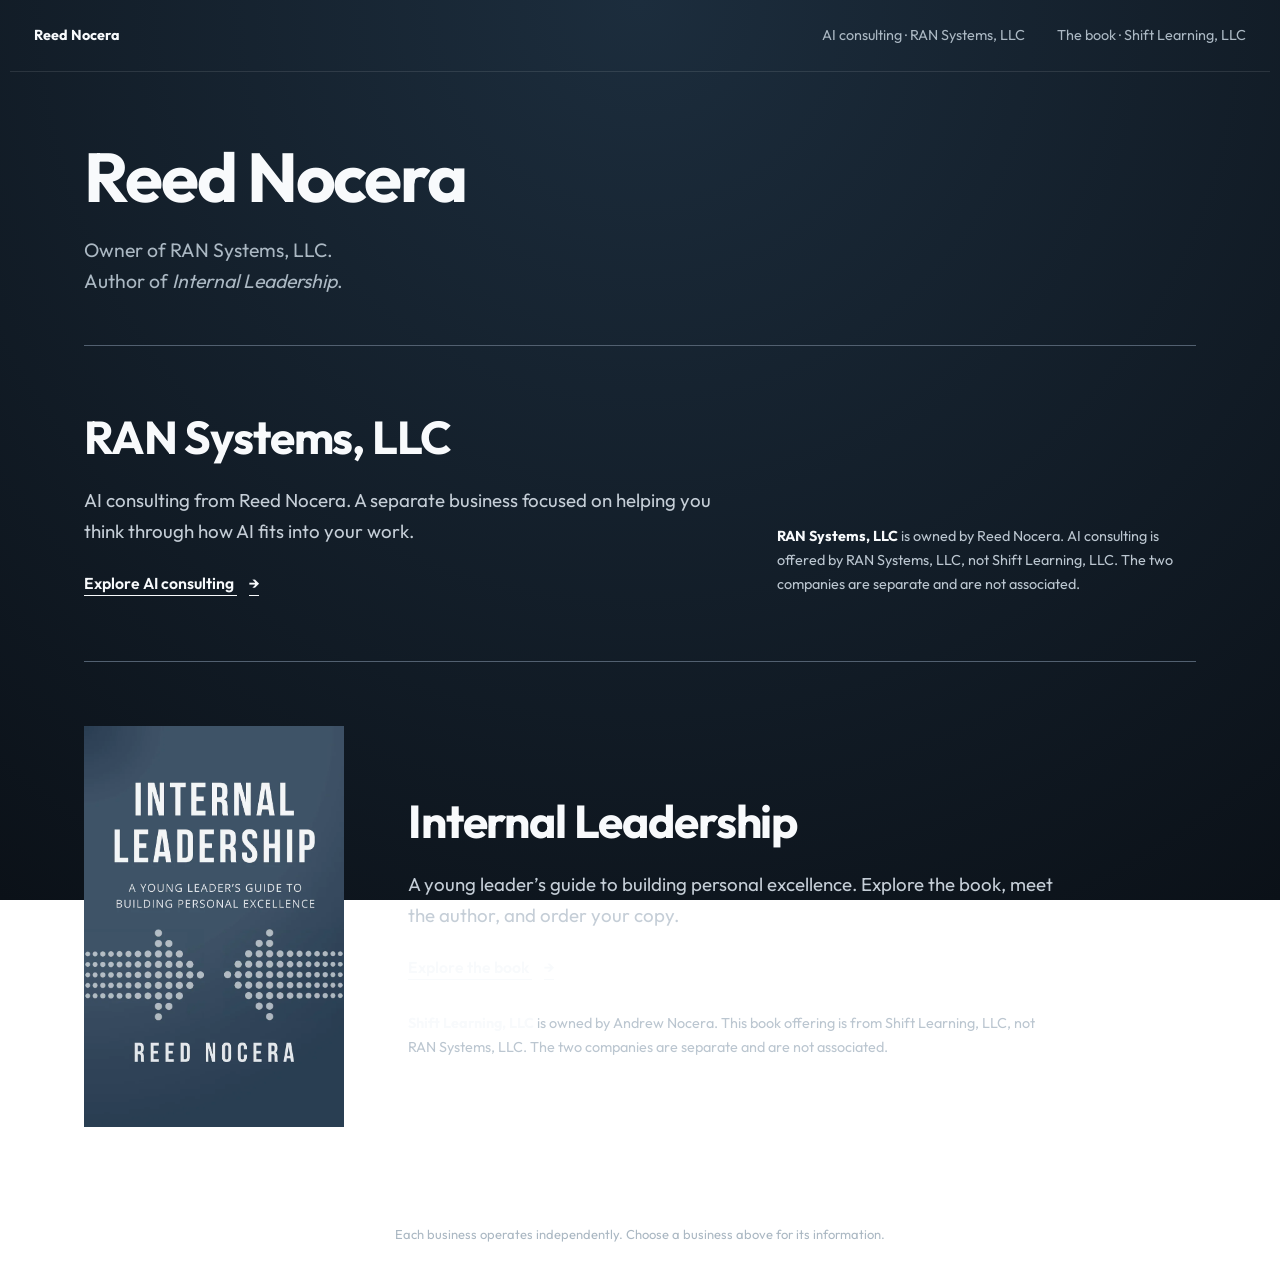
<file: index.html>
<!DOCTYPE html>
<html lang="en">
<head>
<meta charset="UTF-8"><meta name="viewport" content="width=device-width, initial-scale=1.0">
<title>Reed Nocera | AI Consulting & Book</title><meta name="description" content="Explore AI consulting through RAN Systems, LLC, or Internal Leadership through Shift Learning, LLC. Separate companies with separate ownership.">
<link rel="preconnect" href="https://fonts.googleapis.com"><link rel="preconnect" href="https://fonts.gstatic.com" crossorigin>
<link href="https://fonts.googleapis.com/css2?family=Outfit:wght@400;500;600;700;800&display=swap" rel="stylesheet">
<link rel="stylesheet" href="/styles.css">
</head><body class="directory-page">
<nav class="business-nav" aria-label="Site navigation"><a href="/">Reed Nocera</a><a href="/ran-systems/">AI consulting · RAN Systems, LLC</a><a href="/book/">The book · Shift Learning, LLC</a></nav>
<main class="container directory-main">
<header class="directory-intro"><h1>Reed Nocera</h1><p>Owner of RAN Systems, LLC.<br>Author of <em>Internal Leadership</em>.</p></header>
<section class="directory-consulting" aria-labelledby="ran-heading"><div><h2 id="ran-heading">RAN Systems, LLC</h2><p class="directory-summary">AI consulting from Reed Nocera. A separate business focused on helping you think through how AI fits into your work.</p><a class="directory-link" href="/ran-systems/">Explore AI consulting <span aria-hidden="true">&rarr;</span></a></div><p class="company-disclaimer"><strong>RAN Systems, LLC</strong> is owned by Reed Nocera. AI consulting is offered by RAN Systems, LLC, not Shift Learning, LLC. The two companies are separate and are not associated.</p></section>
<section class="directory-book" aria-labelledby="book-heading">
<a class="directory-cover" href="/book/" aria-label="Explore Internal Leadership"><img src="/assets/book-cover.png" alt="Internal Leadership by Reed Nocera" width="320" height="480"></a>
<div><h2 id="book-heading">Internal Leadership</h2><p class="directory-summary">A young leader’s guide to building personal excellence. Explore the book, meet the author, and order your copy.</p><a class="directory-link" href="/book/">Explore the book <span aria-hidden="true">&rarr;</span></a>
<p class="company-disclaimer"><strong>Shift Learning, LLC</strong> is owned by Andrew Nocera. This book offering is from Shift Learning, LLC, not RAN Systems, LLC. The two companies are separate and are not associated.</p></div></section>
</main><footer class="site-footer"><p>Each business operates independently. Choose a business above for its information.</p></footer></body></html>
</file>
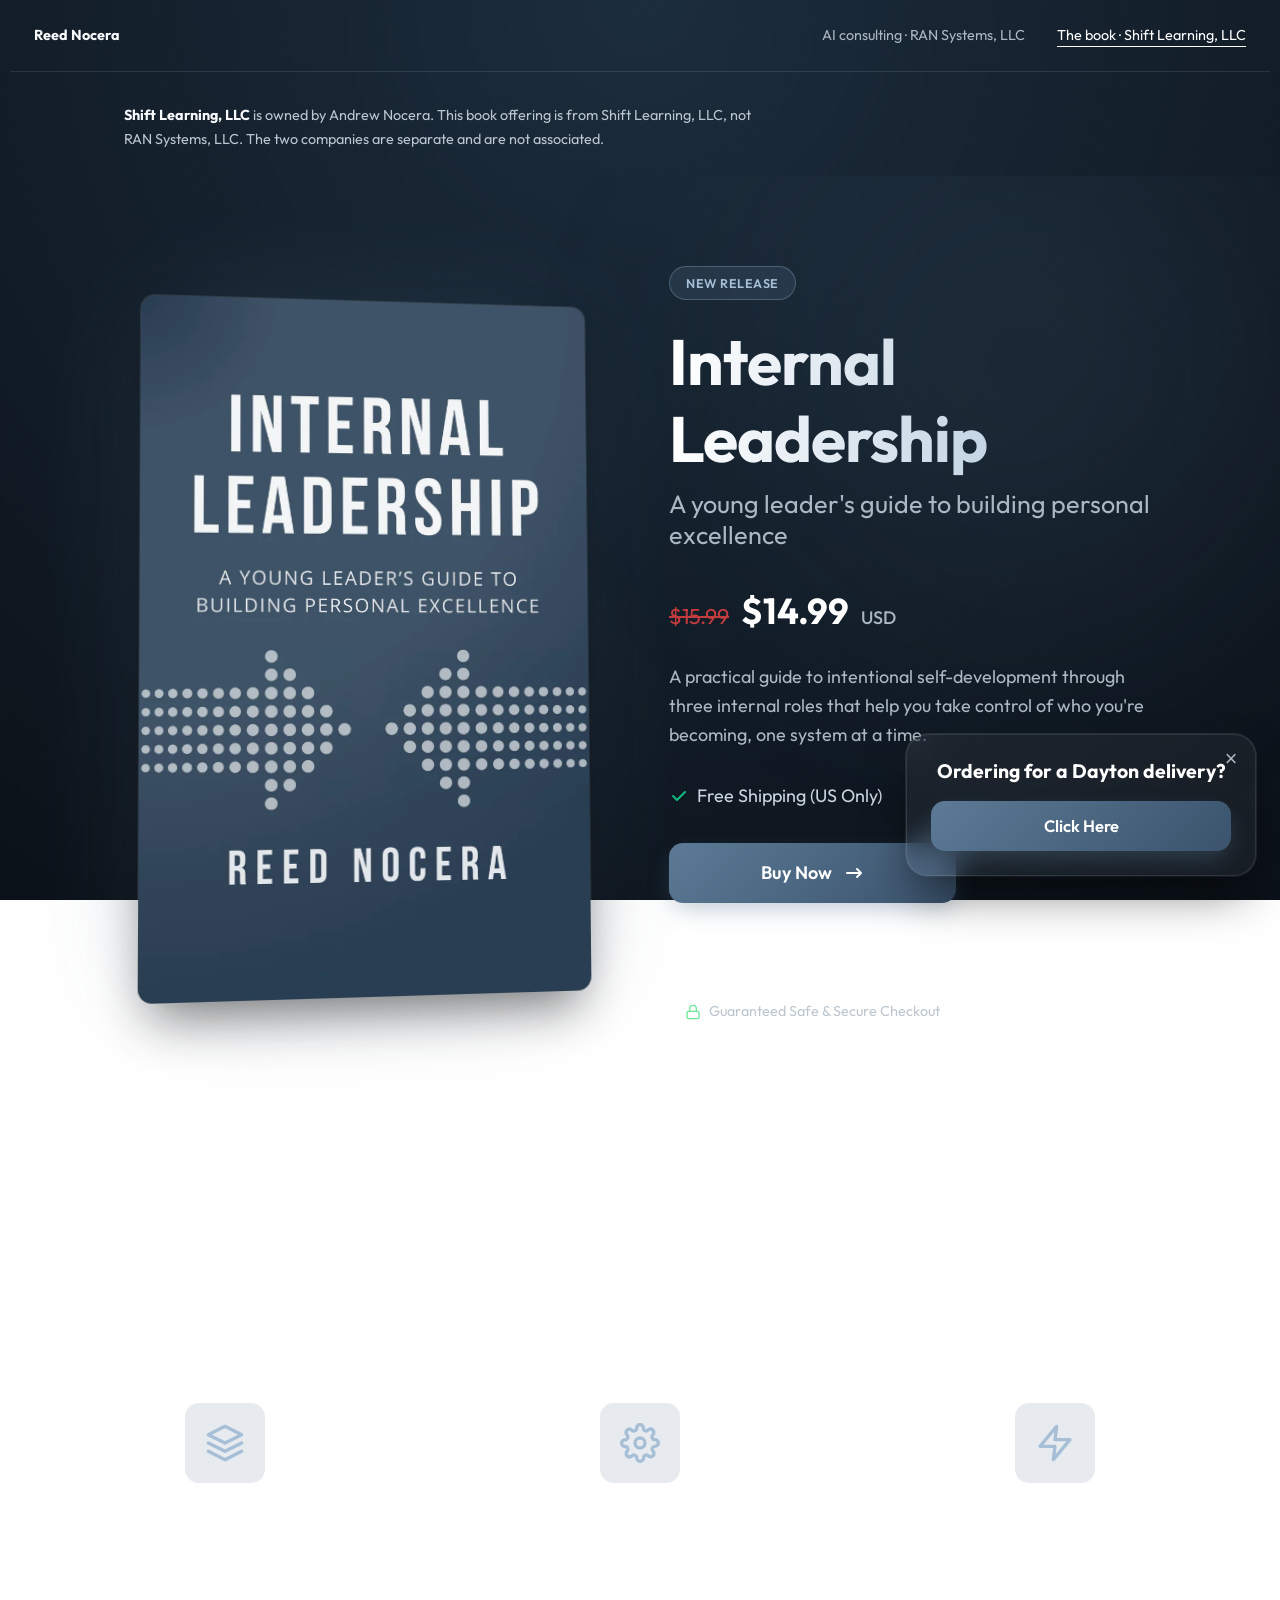
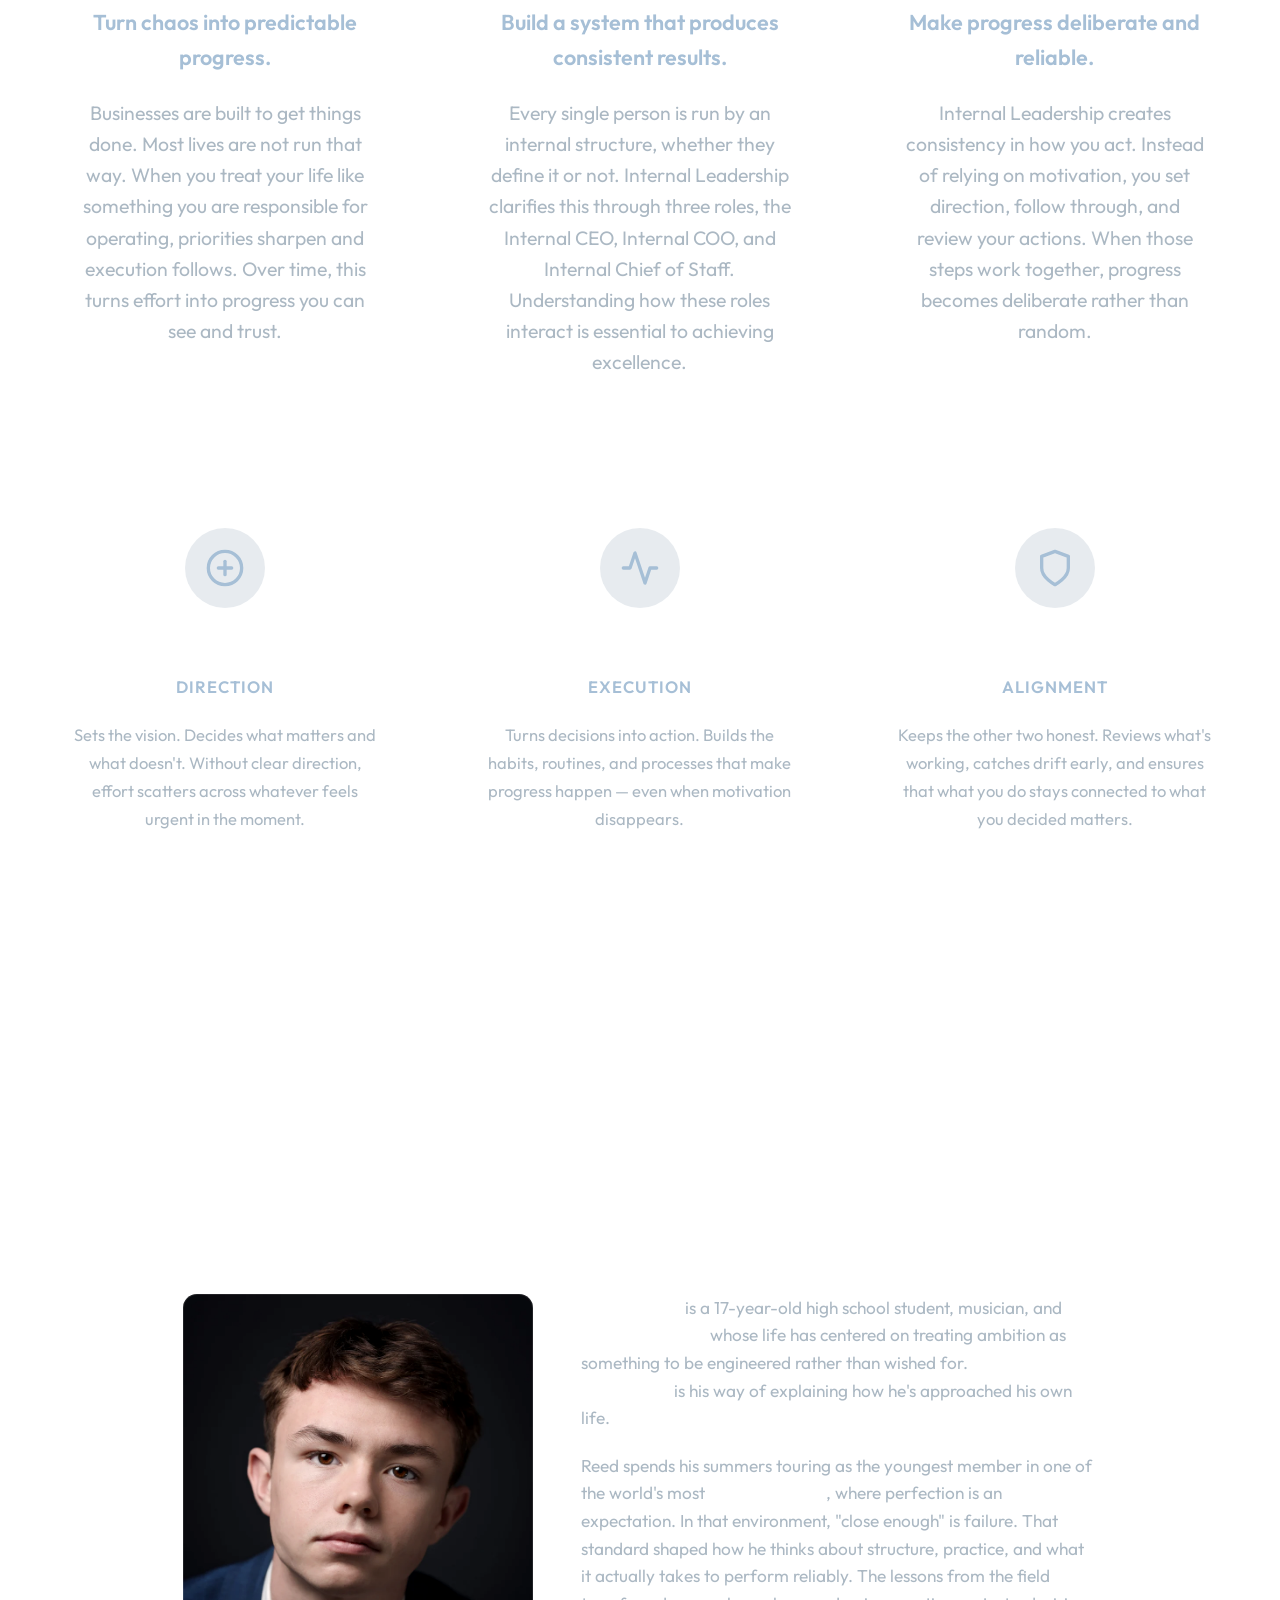
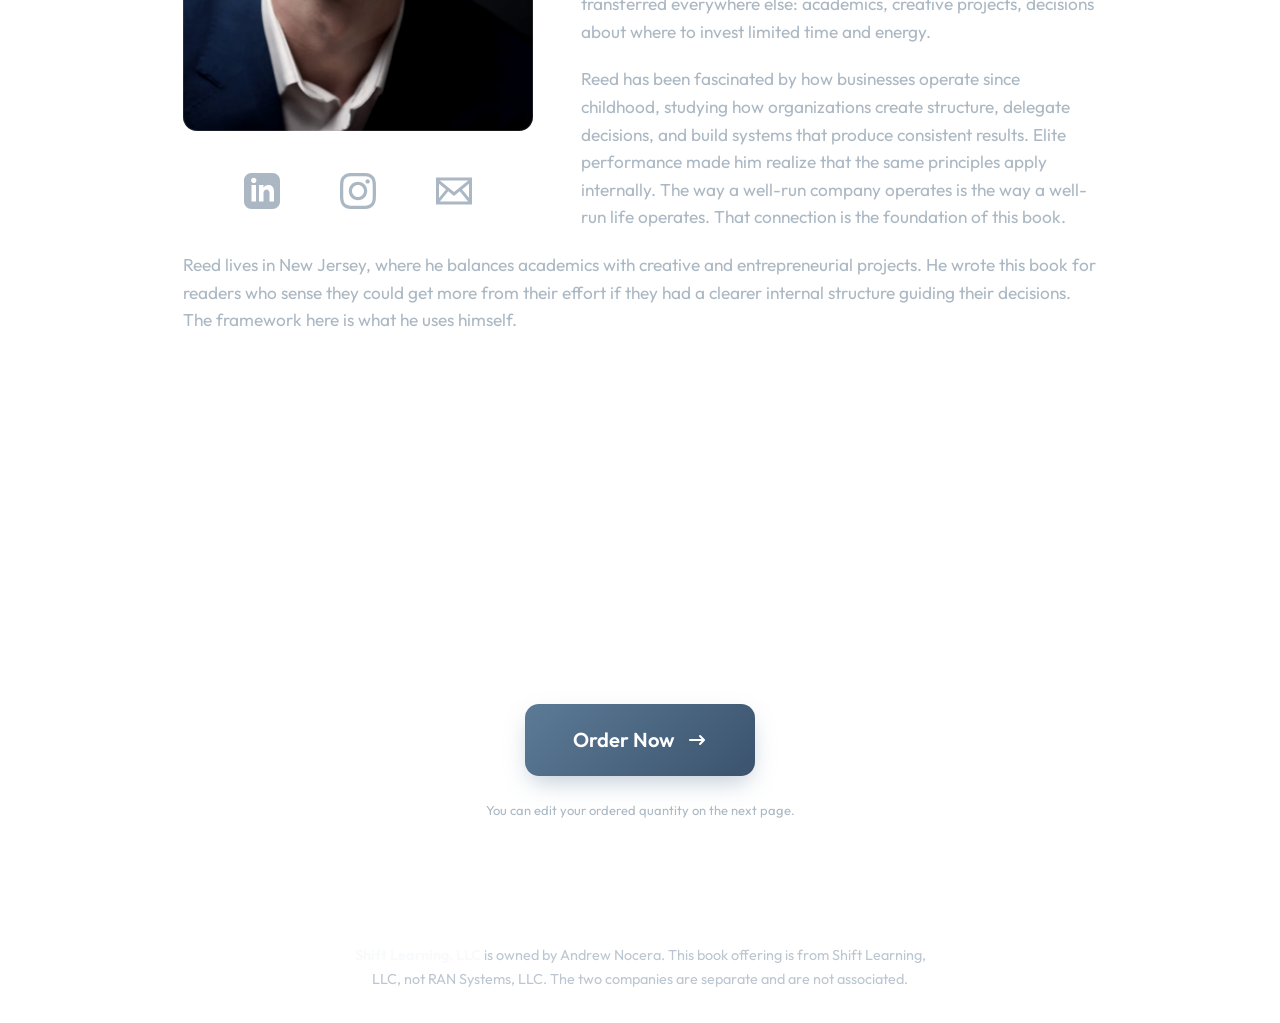
<file: book/index.html>
<!DOCTYPE html>
<html lang="en">

<head>
    <meta charset="UTF-8">
    <meta name="viewport" content="width=device-width, initial-scale=1.0">
    <title>Internal Leadership by Reed Nocera</title>
    <meta name="description"
        content="A young leader's guide to building personal excellence. Get your copy of Internal Leadership today.">
    <!-- Google Fonts -->
    <link rel="preconnect" href="https://fonts.googleapis.com">
    <link rel="preconnect" href="https://fonts.gstatic.com" crossorigin>
    <link
        href="https://fonts.googleapis.com/css2?family=Outfit:wght@300;400;500;600;700;800&family=Playfair+Display:ital,wght@0,600;1,600&display=swap"
        rel="stylesheet">
    <link rel="stylesheet" href="/styles.css">
</head>

<body>
<nav class="business-nav" aria-label="Site navigation"><a href="/">Reed Nocera</a><a href="/ran-systems/">AI consulting · RAN Systems, LLC</a><a href="/book/" aria-current="page">The book · Shift Learning, LLC</a></nav>
<div class="company-banner container"><p class="company-disclaimer"><strong>Shift Learning, LLC</strong> is owned by Andrew Nocera. This book offering is from Shift Learning, LLC, not RAN Systems, LLC. The two companies are separate and are not associated.</p></div>

    <!-- Hero Section -->
    <section class="hero-section">
        <div class="container hero-container">
            <div class="hero-image-wrapper">
                <img src="/assets/book-cover.png" alt="Internal Leadership Book Cover" class="book-cover">
                <div class="glow-effect"></div>
            </div>
            <div class="hero-content">
                <div class="badge">New Release</div>
                <h1 class="book-title">Internal<br>Leadership</h1>
                <h2 class="book-subtitle">A young leader's guide to building personal excellence</h2>

                <div class="pricing-container">
                    <s class="price-strikethrough">$15.99</s>
                    <span class="price">$14.99</span>
                    <span class="currency">USD</span>
                </div>

                <p class="description">
                    A practical guide to intentional self-development through three internal roles that help you take
                    control of who you're becoming, one system at a time.
                </p>

                <div class="shipping-info" style="font-size: 1.25rem;">
                    <svg class="check-icon" viewBox="0 0 20 20" fill="currentColor">
                        <path fill-rule="evenodd"
                            d="M16.707 5.293a1 1 0 010 1.414l-8 8a1 1 0 01-1.414 0l-4-4a1 1 0 011.414-1.414L8 12.586l7.293-7.293a1 1 0 011.414 0z"
                            clip-rule="evenodd" />
                    </svg>
                    Free Shipping (US Only)
                </div>

                <div class="cta-container">
                    <a href="https://buy.stripe.com/00w6oJeBu2gp4sOdWg6Ri00" class="btn-primary" id="buy-button">
                        Buy Now
                        <svg class="arrow-icon" viewBox="0 0 20 20" fill="currentColor">
                            <path fill-rule="evenodd"
                                d="M12.293 5.293a1 1 0 011.414 0l4 4a1 1 0 010 1.414l-4 4a1 1 0 01-1.414-1.414L14.586 11H3a1 1 0 110-2h11.586l-2.293-2.293a1 1 0 010-1.414z"
                                clip-rule="evenodd" />
                        </svg>
                    </a>
                    <a href="https://a.co/d/0i58ZDPj" class="btn-secondary" target="_blank" rel="noopener noreferrer">
                        Buy on Amazon for $15.99
                    </a>

                    <div class="trust-badges">
                        <svg class="lock-icon" viewBox="0 0 24 24" fill="none" stroke="currentColor" stroke-width="2"
                            stroke-linecap="round" stroke-linejoin="round">
                            <rect x="3" y="11" width="18" height="11" rx="2" ry="2"></rect>
                            <path d="M7 11V7a5 5 0 0 1 10 0v4"></path>
                        </svg>
                        Guaranteed Safe & Secure Checkout
                    </div>
                </div>
            </div>
        </div>
    </section>

    <!-- Concepts Section -->
    <section class="concepts-section">
        <div class="container container-wide">
            <h2 class="section-title">What is Internal Leadership?</h2>
            <div class="concepts-grid">

                <div class="concept-card">
                    <div class="card-icon">
                        <svg viewBox="0 0 24 24" fill="none" stroke="currentColor" stroke-width="2"
                            stroke-linecap="round" stroke-linejoin="round">
                            <polygon points="12 2 2 7 12 12 22 7 12 2"></polygon>
                            <polyline points="2 17 12 22 22 17"></polyline>
                            <polyline points="2 12 12 17 22 12"></polyline>
                        </svg>
                    </div>
                    <h3>The Foundational<br>Concept</h3>
                    <div class="concept-benefit">Turn chaos into predictable progress.</div>
                    <p>Businesses are built to get things done. Most lives are not run that way. When you treat your
                        life like something you are responsible for operating, priorities sharpen and execution follows.
                        Over time, this turns effort into progress you can see and trust.</p>
                </div>

                <div class="concept-card">
                    <div class="card-icon">
                        <svg viewBox="0 0 24 24" fill="none" stroke="currentColor" stroke-width="2"
                            stroke-linecap="round" stroke-linejoin="round">
                            <circle cx="12" cy="12" r="3"></circle>
                            <path
                                d="M19.4 15a1.65 1.65 0 0 0 .33 1.82l.06.06a2 2 0 0 1 0 2.83 2 2 0 0 1-2.83 0l-.06-.06a1.65 1.65 0 0 0-1.82-.33 1.65 1.65 0 0 0-1 1.51V21a2 2 0 0 1-2 2 2 2 0 0 1-2-2v-.09A1.65 1.65 0 0 0 9 19.4a1.65 1.65 0 0 0-1.82.33l-.06.06a2 2 0 0 1-2.83 0 2 2 0 0 1 0-2.83l.06-.06a1.65 1.65 0 0 0 .33-1.82 1.65 1.65 0 0 0-1.51-1H3a2 2 0 0 1-2-2 2 2 0 0 1 2-2h.09A1.65 1.65 0 0 0 4.6 9a1.65 1.65 0 0 0-.33-1.82l-.06-.06a2 2 0 0 1 0-2.83 2 2 0 0 1 2.83 0l.06.06a1.65 1.65 0 0 0 1.82.33H9a1.65 1.65 0 0 0 1-1.51V3a2 2 0 0 1 2-2 2 2 0 0 1 2 2v.09a1.65 1.65 0 0 0 1 1.51 1.65 1.65 0 0 0 1.82-.33l.06-.06a2 2 0 0 1 2.83 0 2 2 0 0 1 0 2.83l-.06.06a1.65 1.65 0 0 0-.33 1.82V9a1.65 1.65 0 0 0 1.51 1H21a2 2 0 0 1 2 2 2 2 0 0 1-2 2h-.09a1.65 1.65 0 0 0-1.51 1z">
                            </path>
                        </svg>
                    </div>
                    <h3>Your Internal<br>Structure</h3>
                    <div class="concept-benefit">Build a system that produces consistent results.</div>
                    <p>Every single person is run by an internal structure, whether they define it or not. Internal
                        Leadership clarifies this through three roles, the Internal CEO, Internal COO, and Internal
                        Chief of Staff. Understanding how these roles interact is essential to achieving excellence.</p>
                </div>

                <div class="concept-card">
                    <div class="card-icon">
                        <svg viewBox="0 0 24 24" fill="none" stroke="currentColor" stroke-width="2"
                            stroke-linecap="round" stroke-linejoin="round">
                            <path d="M13 2L3 14h9l-1 8 10-12h-9l1-8z"></path>
                        </svg>
                    </div>
                    <h3>An Execution<br>Advantage</h3>
                    <div class="concept-benefit">Make progress deliberate and reliable.</div>
                    <p>Internal Leadership creates consistency in how you act. Instead of relying on motivation, you set
                        direction, follow through, and review your actions. When those steps work together, progress
                        becomes deliberate rather than random.</p>
                </div>

            </div>
        </div>
    </section>

    <!-- The Three Roles -->
    <section class="roles-section">
        <div class="container container-wide">
            <div class="roles-grid">
                <!-- Internal CEO -->
                <div class="role-card">
                    <div class="role-icon">
                        <svg viewBox="0 0 24 24" fill="none" stroke="currentColor" stroke-width="2"
                            stroke-linecap="round" stroke-linejoin="round">
                            <circle cx="12" cy="12" r="10"></circle>
                            <line x1="12" y1="8" x2="12" y2="16"></line>
                            <line x1="8" y1="12" x2="16" y2="12"></line>
                        </svg>
                    </div>
                    <h3 class="role-title">Internal CEO</h3>
                    <div class="role-function">Direction</div>
                    <p>
                        Sets the vision. Decides what matters and what doesn't. Without clear direction,
                        effort scatters across whatever feels urgent in the moment.
                    </p>
                </div>

                <!-- Internal COO -->
                <div class="role-card">
                    <div class="role-icon">
                        <svg viewBox="0 0 24 24" fill="none" stroke="currentColor" stroke-width="2"
                            stroke-linecap="round" stroke-linejoin="round">
                            <polyline points="22 12 18 12 15 21 9 3 6 12 2 12"></polyline>
                        </svg>
                    </div>
                    <h3 class="role-title">Internal COO</h3>
                    <div class="role-function">Execution</div>
                    <p>
                        Turns decisions into action. Builds the habits, routines, and processes that make
                        progress happen — even when motivation disappears.
                    </p>
                </div>

                <!-- Internal Chief of Staff -->
                <div class="role-card">
                    <div class="role-icon">
                        <svg viewBox="0 0 24 24" fill="none" stroke="currentColor" stroke-width="2"
                            stroke-linecap="round" stroke-linejoin="round">
                            <path d="M12 22s8-4 8-10V5l-8-3-8 3v7c0 6 8 10 8 10z"></path>
                        </svg>
                    </div>
                    <h3 class="role-title">Internal Chief of Staff</h3>
                    <div class="role-function">Alignment</div>
                    <p>
                        Keeps the other two honest. Reviews what's working, catches drift early, and ensures
                        that what you do stays connected to what you decided matters.
                    </p>
                </div>
            </div>
        </div>
    </section>

    <!-- Author Section -->
    <section class="author-section">
        <div class="container">
            <div class="author-card">
                <h2 class="author-title">Meet The Author</h2>
                <div class="author-bio">
                    <div class="author-sidebar-float">
                        <div class="author-image-wrapper">
                            <img src="/assets/author-photo.png" alt="Reed Nocera" class="author-photo">
                        </div>
                        <div class="social-links">
                            <a href="https://www.linkedin.com/in/reed-nocera" class="social-icon" aria-label="LinkedIn"
                                target="_blank" rel="noopener noreferrer">
                                <svg viewBox="0 0 24 24" fill="currentColor">
                                    <path
                                        d="M19 0h-14c-2.761 0-5 2.239-5 5v14c0 2.761 2.239 5 5 5h14c2.762 0 5-2.239 5-5v-14c0-2.761-2.238-5-5-5zm-11 19h-3v-11h3v11zm-1.5-12.268c-.966 0-1.75-.79-1.75-1.764s.784-1.764 1.75-1.764 1.75.79 1.75 1.764-.783 1.764-1.75 1.764zm13.5 12.268h-3v-5.604c0-3.368-4-3.113-4 0v5.604h-3v-11h3v1.765c1.396-2.586 7-2.777 7 2.476v6.759z" />
                                </svg>
                            </a>
                            <a href="https://www.instagram.com/reed.drumz" class="social-icon" aria-label="Instagram"
                                target="_blank" rel="noopener noreferrer">
                                <svg viewBox="0 0 24 24" fill="currentColor">
                                    <path
                                        d="M12 2.163c3.204 0 3.584.012 4.85.07 3.252.148 4.771 1.691 4.919 4.919.058 1.265.069 1.645.069 4.849 0 3.205-.012 3.584-.069 4.849-.149 3.225-1.664 4.771-4.919 4.919-1.266.058-1.644.07-4.85.07-3.204 0-3.584-.012-4.849-.07-3.26-.149-4.771-1.699-4.919-4.92-.058-1.265-.07-1.644-.07-4.849 0-3.204.013-3.583.07-4.849.149-3.227 1.664-4.771 4.919-4.919 1.266-.057 1.645-.069 4.849-.069zm0-2.163c-3.259 0-3.667.014-4.947.072-4.358.2-6.78 2.618-6.98 6.98-.059 1.281-.073 1.689-.073 4.948 0 3.259.014 3.668.072 4.948.2 4.358 2.618 6.78 6.98 6.98 1.281.058 1.689.072 4.948.072 3.259 0 3.668-.014 4.948-.072 4.354-.2 6.782-2.618 6.979-6.98.059-1.28.073-1.689.073-4.948 0-3.259-.014-3.667-.072-4.947-.196-4.354-2.617-6.78-6.979-6.98-1.281-.059-1.69-.073-4.949-.073zm0 5.838c-3.403 0-6.162 2.759-6.162 6.162s2.759 6.163 6.162 6.163 6.162-2.759 6.162-6.163c0-3.403-2.759-6.162-6.162-6.162zm0 10.162c-2.209 0-4-1.79-4-4s1.791-4 4-4 4 1.79 4 4-1.791 4-4 4zm6.406-11.845c-.796 0-1.441.645-1.441 1.44s.645 1.44 1.441 1.44c.795 0 1.439-.645 1.439-1.44s-.644-1.44-1.439-1.44z" />
                                </svg>
                            </a>
                            <a href="mailto:mail@reednoc.com" class="social-icon" aria-label="Email">
                                <svg viewBox="0 0 24 24" fill="currentColor">
                                    <path
                                        d="M0 3v18h24v-18h-24zm6.623 7.929l-4.623 5.712v-9.458l4.623 3.746zm-4.141-5.929h19.035l-9.517 7.713-9.518-7.713zm5.694 7.188l3.824 3.099 3.83-3.104 5.612 6.817h-18.866l5.6-6.812zm9.208-1.264l4.616-3.741v9.348l-4.616-5.607z" />
                                </svg>
                            </a>
                        </div>
                    </div>

                    <p><strong>Reed Nocera</strong> is a 17-year-old high school student, musician, and
                        <strong>systems thinker</strong> whose life has centered on treating ambition as something
                        to be engineered rather than wished for. <strong>Internal Leadership</strong> is his way of
                        explaining how he's approached his own life.
                    </p>
                    <p>Reed spends his summers touring as the youngest member in one of the world's most
                        <strong>elite drumlines</strong>, where perfection is an expectation. In that environment,
                        "close enough" is failure. That
                        standard shaped how he thinks about structure, practice, and what it actually takes to
                        perform reliably. The lessons from the field transferred everywhere else: academics,
                        creative projects, decisions about where to invest limited time and energy.
                    </p>
                    <p>Reed has been fascinated by how businesses operate since childhood, studying how
                        organizations create structure, delegate decisions, and build systems that produce
                        consistent results. Elite performance made him realize that the same principles apply
                        internally. The way a well-run company operates is the way a well-run life operates. That
                        connection is the foundation of this book.</p>
                    <p>Reed lives in New Jersey, where he balances academics with creative and entrepreneurial
                        projects. He wrote this book for readers who sense they could get more from their effort if
                        they had a clearer internal structure guiding their decisions. The framework here is what he
                        uses himself.</p>
                </div>
            </div>
        </div>
    </section>

    <!-- Final Push CTA Section -->
    <section class="final-cta-section">
        <div class="container text-center">
            <h2 class="final-cta-title">Ready to take control?</h2>
            <a href="https://buy.stripe.com/00w6oJeBu2gp4sOdWg6Ri00" class="btn-primary btn-large">
                Order Now
                <svg class="arrow-icon" viewBox="0 0 20 20" fill="currentColor">
                    <path fill-rule="evenodd"
                        d="M12.293 5.293a1 1 0 011.414 0l4 4a1 1 0 010 1.414l-4 4a1 1 0 01-1.414-1.414L14.586 11H3a1 1 0 110-2h11.586l-2.293-2.293a1 1 0 010-1.414z"
                        clip-rule="evenodd" />
                </svg>
            </a>
            <div class="checkout-note-bottom">You can edit your ordered quantity on the next page.</div>
        </div>
    </section>

    <!-- Dayton Delivery Popup -->
    <div id="daytonPopup" class="dayton-popup">
        <div class="dayton-popup-content">
            <button id="closeDaytonPopup" class="close-popup" aria-label="Close">&times;</button>
            <div class="popup-text" style="width: 100%;">
                <h3 style="margin-bottom: 16px; font-size: 1.35rem; color: white; font-family: var(--font-heading); line-height: 1.3;">Ordering for a Dayton delivery?</h3>
                <a href="/dayton" class="btn-primary" style="font-size: 1.15rem; padding: 12px 24px; width: 100%;">Click Here</a>
            </div>
        </div>
    </div>

    <!-- Sticky Mobile CTA -->
    <div class="mobile-sticky-cta" id="mobileStickyCTA">
        <a href="https://buy.stripe.com/00w6oJeBu2gp4sOdWg6Ri00" class="btn-primary btn-full">Buy Now - $14.99</a>
    </div>

    <!-- Footer -->
    <footer class="site-footer">
        <p class="company-disclaimer"><strong>Shift Learning, LLC</strong> is owned by Andrew Nocera. This book offering is from Shift Learning, LLC, not RAN Systems, LLC. The two companies are separate and are not associated.</p>
    </footer>

    <script src="/script.js"></script>
</body>

</html>
</file>
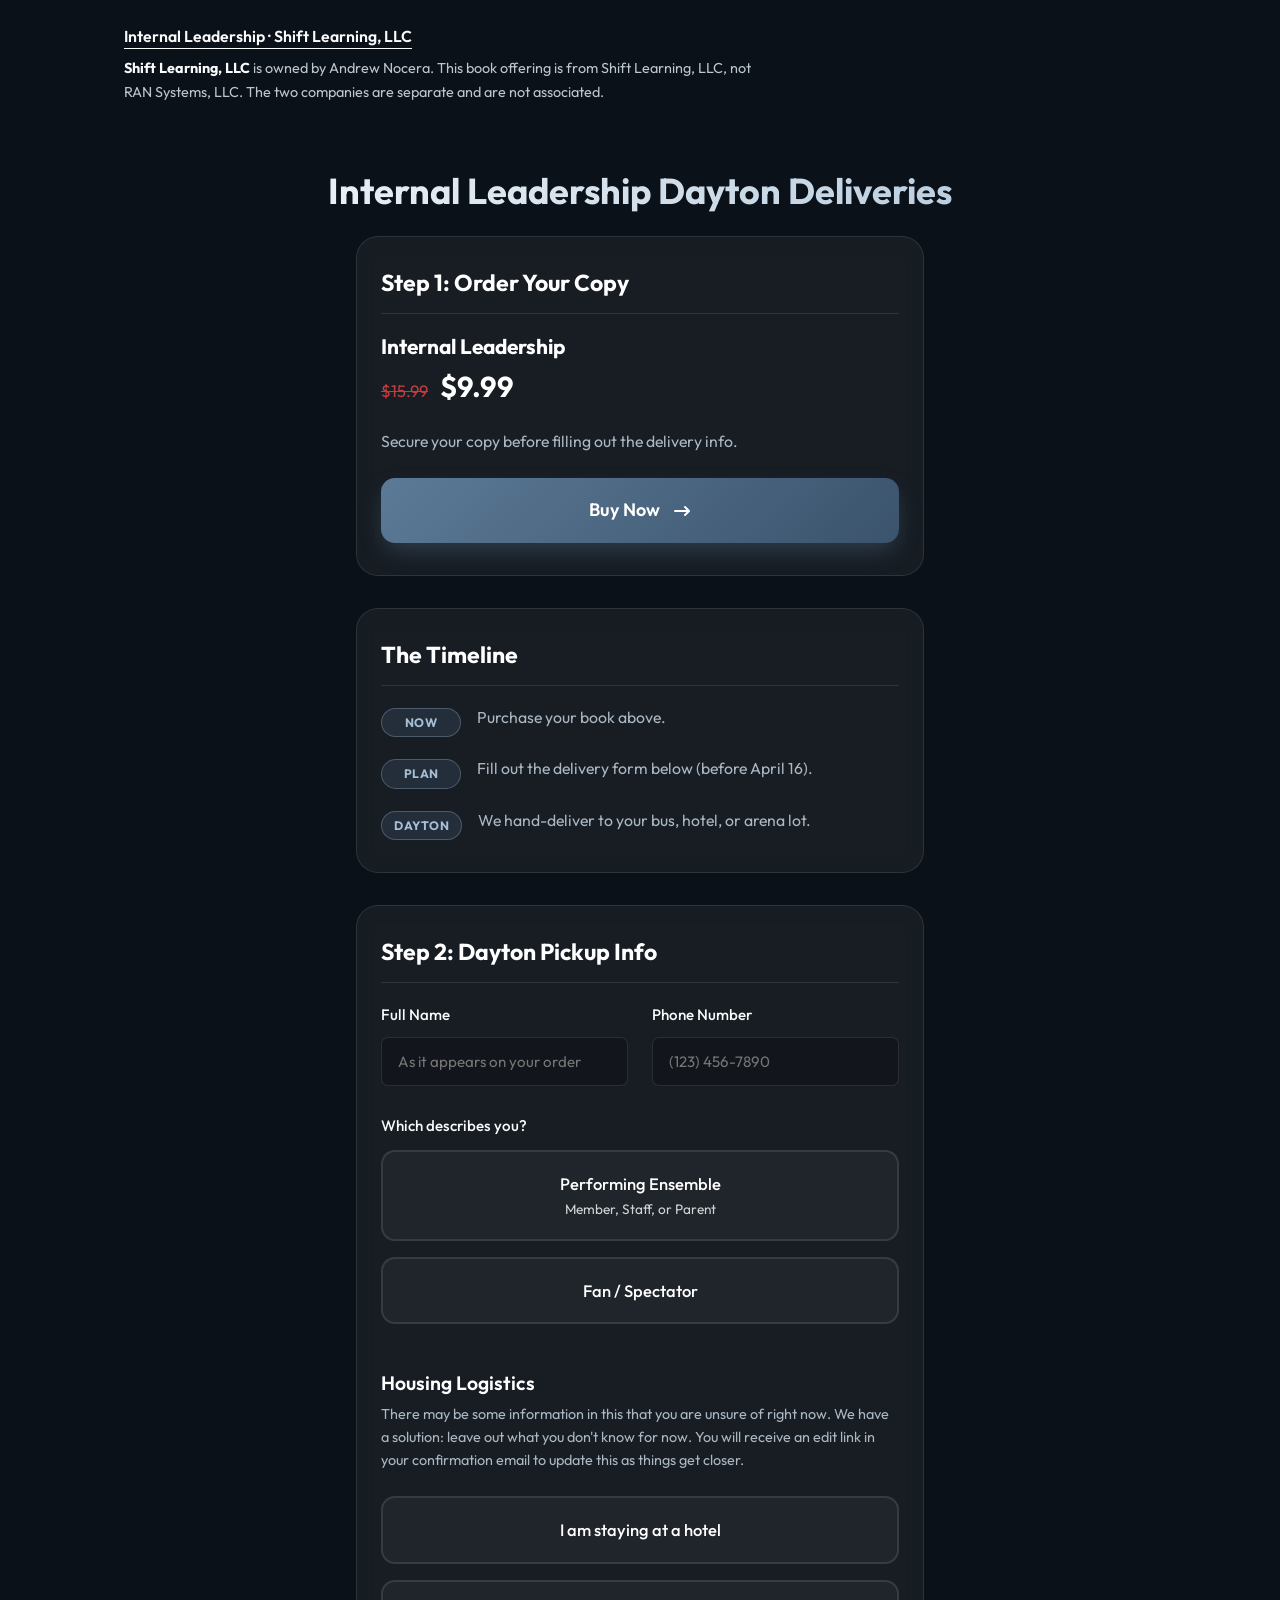
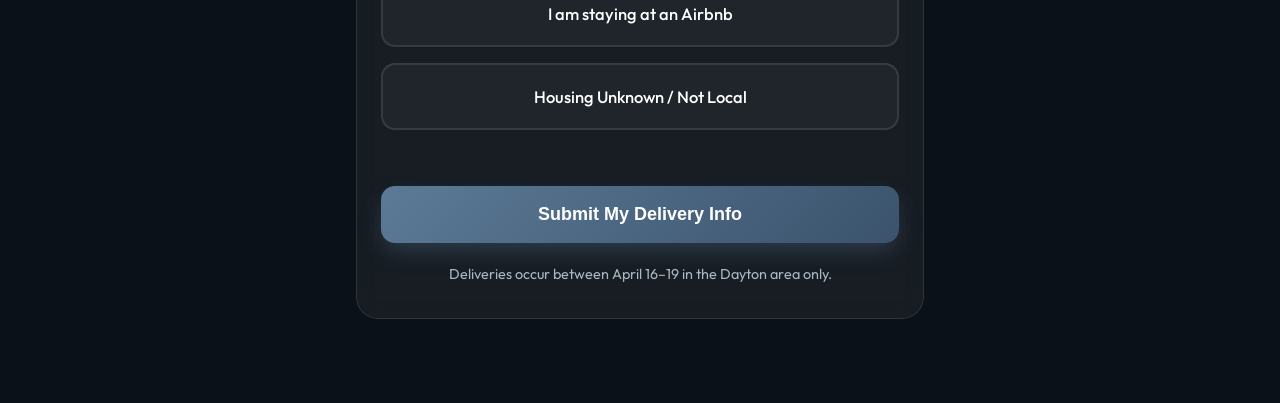
<file: dayton/index.html>
<!DOCTYPE html>
<html lang="en">

<head>
    <meta charset="UTF-8">
    <meta name="viewport" content="width=device-width, initial-scale=1.0">
    <title>Internal Leadership Dayton Deliveries | Reed Nocera</title>
    <!-- Google Fonts -->
    <link rel="preconnect" href="https://fonts.googleapis.com">
    <link rel="preconnect" href="https://fonts.gstatic.com" crossorigin>
    <link
        href="https://fonts.googleapis.com/css2?family=Outfit:wght@300;400;500;600;700;800&family=Playfair+Display:ital,wght@0,600;1,600&display=swap"
        rel="stylesheet">
    <link rel="stylesheet" href="../styles.css">
    <style>
        /* Mobile-First Expanded Spacing */
        body {
            background: #0B1118;
            padding-bottom: 60px;
        }

        .dayton-header {
            text-align: center;
            padding: 40px 16px 24px;
        }

        .dayton-header h1 {
            font-size: 2.5rem;
            margin-bottom: 0;
            background: linear-gradient(to right, #ffffff, #A6BFD6);
            -webkit-background-clip: text;
            background-clip: text;
            -webkit-text-fill-color: transparent;
        }

        .dayton-container {
            max-width: 600px;
            margin: 0 auto;
            padding: 0 16px;
        }

        .hub-card {
            background: var(--surface-color);
            border: 1px solid var(--surface-border);
            border-radius: var(--radius-lg);
            padding: 32px 24px;
            margin-bottom: 32px;
            backdrop-filter: blur(10px);
        }

        .hub-card h2 {
            font-size: 1.6rem;
            margin-bottom: 20px;
            color: white;
            border-bottom: 1px solid var(--surface-border);
            padding-bottom: 16px;
        }

        /* Timeline */
        .timeline {
            display: flex;
            flex-direction: column;
            gap: 20px;
            margin-top: 12px;
        }

        .timeline-item {
            display: flex;
            gap: 16px;
            align-items: flex-start;
        }

        .timeline-marker {
            background: rgba(92, 122, 150, 0.2);
            color: #A6BFD6;
            font-weight: 700;
            padding: 4px 12px;
            border-radius: 100px;
            font-size: 0.85rem;
            border: 1px solid rgba(166, 191, 214, 0.3);
            min-width: 80px;
            text-align: center;
            margin-top: 2px;
            letter-spacing: 0.5px;
        }

        .timeline-content {
            font-size: 1.1rem;
            color: var(--text-secondary);
            flex: 1;
            line-height: 1.5;
        }

        .timeline-content strong {
            color: white;
        }

        /* Form Elements */
        .form-group {
            margin-bottom: 28px;
        }

        .form-row {
            display: grid;
            grid-template-columns: 1fr;
            gap: 24px;
        }

        @media (min-width: 500px) {
            .form-row {
                grid-template-columns: 1fr 1fr;
            }
        }

        label.field-label {
            display: block;
            margin-bottom: 10px;
            color: var(--text-primary);
            font-weight: 500;
            font-size: 1.05rem;
        }

        .subtext {
            font-size: 1rem;
            color: var(--text-secondary);
            margin-bottom: 20px;
            line-height: 1.6;
        }

        input[type="text"],
        input[type="tel"],
        textarea {
            width: 100%;
            background: rgba(0, 0, 0, 0.2);
            border: 1px solid var(--surface-border);
            color: white;
            padding: 14px 16px;
            border-radius: var(--radius-sm);
            font-family: inherit;
            font-size: 1.05rem;
            transition: var(--transition);
        }

        input[type="text"]:focus,
        input[type="tel"]:focus,
        textarea:focus {
            outline: none;
            border-color: var(--accent-start);
            background: rgba(0, 0, 0, 0.4);
        }

        textarea {
            resize: vertical;
            min-height: 100px;
        }

        /* Big Button Multiple Choice Options */
        .radio-button-group {
            display: flex;
            flex-direction: column;
            gap: 16px;
            margin-top: 12px;
        }

        /* Hide actual radio/checkbox visually but keep accessible */
        .visually-hidden {
            position: absolute;
            opacity: 0;
            width: 0;
            height: 0;
        }

        .big-option-label {
            display: flex;
            align-items: center;
            justify-content: center;
            padding: 20px 24px;
            background: rgba(255, 255, 255, 0.04);
            border: 2px solid var(--surface-border);
            border-radius: var(--radius-md);
            cursor: pointer;
            font-weight: 500;
            color: white;
            font-size: 1.15rem;
            text-align: center;
            transition: var(--transition);
            line-height: 1.4;
            user-select: none;
        }

        .big-option-label:hover {
            background: rgba(255, 255, 255, 0.08);
            border-color: rgba(255, 255, 255, 0.3);
        }

        /* Checked State */
        input[type="radio"]:checked + .big-option-label,
        input[type="checkbox"]:checked + .big-option-label {
            background: rgba(92, 122, 150, 0.15);
            border-color: var(--accent-start);
            box-shadow: 0 4px 15px rgba(92, 122, 150, 0.2);
        }

        .conditional-field {
            display: none;
            margin-top: 20px;
            padding: 24px;
            background: rgba(255, 255, 255, 0.02);
            border-radius: var(--radius-md);
            border: 1px solid rgba(255, 255, 255, 0.05);
        }

        .conditional-field.active {
            display: block;
            animation: fadeIn 0.3s ease;
        }

        @keyframes fadeIn {
            from {
                opacity: 0;
                transform: translateY(-5px);
            }

            to {
                opacity: 1;
                transform: translateY(0);
            }
        }

        .submit-btn {
            width: 100%;
            border: none;
            cursor: pointer;
            font-size: 1.25rem;
            padding: 18px 24px;
            margin-top: 16px;
        }

        .footer-note {
            text-align: center;
            color: var(--text-secondary);
            font-size: 1rem;
            margin-top: 20px;
        }

        .section-header-compact {
            color: white;
            font-size: 1.35rem;
            font-family: var(--font-heading);
            margin-bottom: 8px;
            font-weight: 600;
        }
    </style>
</head>

<body>
<div class="company-banner container"><a class="directory-link" href="/book/">Internal Leadership · Shift Learning, LLC</a><p class="company-disclaimer"><strong>Shift Learning, LLC</strong> is owned by Andrew Nocera. This book offering is from Shift Learning, LLC, not RAN Systems, LLC. The two companies are separate and are not associated.</p></div>
    <div class="dayton-header">
        <h1>Internal Leadership Dayton Deliveries</h1>
    </div>

    <div class="dayton-container">

        <!-- Section 1: Purchase -->
        <div class="hub-card">
            <h2>Step 1: Order Your Copy</h2>
            <div style="margin-bottom: 20px;">
                <h3 style="color: white; font-size: 1.45rem; margin-bottom: 4px; font-family: var(--font-heading);">Internal Leadership</h3>
                <div style="display: flex; align-items: baseline; gap: 12px;">
                    <s style="color: #ef4444; font-size: 1.15rem; opacity: 0.8;">$15.99</s>
                    <span style="color: white; font-size: 2rem; font-weight: 700;">$9.99</span>
                </div>
            </div>
            <p style="color: var(--text-secondary); margin-bottom: 24px; font-size: 1.1rem;">Secure your copy before filling out the delivery info.</p>
            <a href="https://buy.stripe.com/28E4gB50U5sB8J47xS6Ri01" class="btn-primary submit-btn" target="_blank"
                rel="noopener noreferrer" style="margin-top: 0;">
                Buy Now
                <svg class="arrow-icon" viewBox="0 0 20 20" fill="currentColor">
                    <path fill-rule="evenodd"
                        d="M12.293 5.293a1 1 0 011.414 0l4 4a1 1 0 010 1.414l-4 4a1 1 0 01-1.414-1.414L14.586 11H3a1 1 0 110-2h11.586l-2.293-2.293a1 1 0 010-1.414z"
                        clip-rule="evenodd" />
                </svg>
            </a>
        </div>

        <!-- Section 2: Timeline -->
        <div class="hub-card">
            <h2>The Timeline</h2>
            <div class="timeline">
                <div class="timeline-item">
                    <div class="timeline-marker">NOW</div>
                    <div class="timeline-content">Purchase your book above.</div>
                </div>
                <div class="timeline-item">
                    <div class="timeline-marker">PLAN</div>
                    <div class="timeline-content">Fill out the delivery form below (before April 16).</div>
                </div>
                <div class="timeline-item">
                    <div class="timeline-marker">DAYTON</div>
                    <div class="timeline-content">We hand-deliver to your bus, hotel, or arena lot.</div>
                </div>
            </div>
        </div>

        <!-- Section 3: Delivery Form -->
        <div class="hub-card" style="margin-bottom: 24px;">
            <h2>Step 2: Dayton Pickup Info</h2>
            <form id="daytonForm" name="dayton-deliveries" method="POST" data-netlify="true" netlify
                data-netlify-honeypot="bot-field" action="/success">
                <input type="hidden" name="form-name" value="dayton-deliveries" />
                <p class="hidden" style="display:none;">
                    <label>Don’t fill this out if you're human: <input name="bot-field" /></label>
                </p>
                <div class="form-row">
                    <div class="form-group">
                        <label for="fullName" class="field-label">Full Name</label>
                        <input type="text" id="fullName" name="full-name" placeholder="As it appears on your order"
                            required>
                    </div>
                    <div class="form-group">
                        <label for="phone" class="field-label">Phone Number</label>
                        <input type="tel" id="phone" name="phone" placeholder="(123) 456-7890" required>
                    </div>
                </div>

                <div class="form-group">
                    <label class="field-label" style="margin-bottom: 12px;">Which describes you?</label>
                    <div class="radio-button-group">
                        <div>
                            <input type="radio" id="roleA" name="role" value="A" required class="visually-hidden">
                            <label for="roleA" class="big-option-label">
                                <div>
                                    Performing Ensemble<br>
                                    <span style="font-size:0.95rem; opacity:0.8; font-weight:normal;">Member, Staff, or Parent</span>
                                </div>
                            </label>
                        </div>
                        <div>
                            <input type="radio" id="roleB" name="role" value="B" class="visually-hidden">
                            <label for="roleB" class="big-option-label">Fan / Spectator</label>
                        </div>
                    </div>
                </div>

                <div class="conditional-field" id="ensembleFields">
                    <div class="form-group" style="margin-bottom: 20px;">
                        <label for="ensembleName" class="field-label">Ensemble Name</label>
                        <input type="text" id="ensembleName" name="ensemble-name" placeholder="e.g. Rhythm X">
                    </div>
                    <div class="form-group" style="margin-bottom: 0;">
                        <label for="ensembleClass" class="field-label">Class (e.g. PIW, PSW)</label>
                        <input type="text" id="ensembleClass" name="ensemble-class" placeholder="e.g. PIW">
                    </div>
                </div>

                <div style="margin: 48px 0 24px;">
                    <h3 class="section-header-compact">Housing Logistics</h3>
                    <div class="subtext">
                        There may be some information in this that you are unsure of right now. We have a solution:
                        leave out what you don't know for now. You will receive an edit link in your confirmation email
                        to update this as things get closer.
                    </div>
                </div>

                <div class="form-group">
                    <div class="radio-button-group">
                        <div>
                            <input type="radio" id="hotel" name="housingType" value="hotel" required class="visually-hidden">
                            <label for="hotel" class="big-option-label">I am staying at a hotel</label>
                        </div>
                        <div>
                            <input type="radio" id="airbnb" name="housingType" value="airbnb" class="visually-hidden">
                            <label for="airbnb" class="big-option-label">I am staying at an Airbnb</label>
                        </div>
                        <div>
                            <input type="radio" id="unknown" name="housingType" value="unknown" class="visually-hidden">
                            <label for="unknown" class="big-option-label">Housing Unknown / Not Local</label>
                        </div>
                    </div>
                </div>

                <div class="conditional-field" id="addressFieldGroup">
                    <div class="form-group" style="margin-bottom: 28px;">
                        <div class="radio-button-group" style="margin-top: 0;">
                            <div>
                                <input type="checkbox" id="noAddressYet" name="no-address-yet" class="visually-hidden">
                                <label for="noAddressYet" class="big-option-label" style="border-style: dashed; padding: 16px;">I do not have this yet</label>
                            </div>
                        </div>
                    </div>
                    <div class="form-group" style="margin-bottom: 0;">
                        <label for="housingAddress" id="addressLabel" class="field-label">Housing Address</label>
                        <textarea id="housingAddress" name="housing-address" placeholder="Enter full address here..."></textarea>
                    </div>
                </div>

                <!-- Section 4: Submission -->
                <div style="margin-top: 40px;">
                    <button type="submit" class="btn-primary submit-btn">
                        Submit My Delivery Info
                    </button>
                    <div class="footer-note">Deliveries occur between April 16–19 in the Dayton area only.</div>
                </div>
            </form>
        </div>
    </div>

    <!-- Logic Script -->
    <script>
        document.addEventListener('DOMContentLoaded', () => {
            const roleRadios = document.querySelectorAll('input[name="role"]');
            const ensembleFields = document.getElementById('ensembleFields');
            const ensembleNameInput = document.getElementById('ensembleName');
            const ensembleClassInput = document.getElementById('ensembleClass');

            roleRadios.forEach(r => {
                r.addEventListener('change', (e) => {
                    if (e.target.value === 'A') {
                        ensembleFields.classList.add('active');
                        ensembleNameInput.required = true;
                        ensembleClassInput.required = true;
                    } else {
                        ensembleFields.classList.remove('active');
                        ensembleNameInput.required = false;
                        ensembleClassInput.required = false;
                    }
                });
            });

            const housingRadios = document.querySelectorAll('input[name="housingType"]');
            const addressFieldGroup = document.getElementById('addressFieldGroup');
            const noAddressCheckbox = document.getElementById('noAddressYet');
            const housingAddressArea = document.getElementById('housingAddress');
            const addressLabel = document.getElementById('addressLabel');

            function updateHousingLogic() {
                const selectedHousing = document.querySelector('input[name="housingType"]:checked');

                if (!selectedHousing) return;

                if (selectedHousing.value === 'unknown') {
                    addressFieldGroup.classList.remove('active');
                    housingAddressArea.required = false;
                    // Auto-uncheck "I do not have this yet" so it's clean if they come back
                    noAddressCheckbox.checked = false;
                } else {
                    addressFieldGroup.classList.add('active');

                    if (noAddressCheckbox.checked) {
                        housingAddressArea.style.display = 'none';
                        addressLabel.style.display = 'none';
                        housingAddressArea.required = false;
                    } else {
                        housingAddressArea.style.display = 'block';
                        addressLabel.style.display = 'block';
                        housingAddressArea.required = true;
                    }
                }
            }

            housingRadios.forEach(r => {
                r.addEventListener('change', updateHousingLogic);
            });

            noAddressCheckbox.addEventListener('change', updateHousingLogic);

            const encode = (data) => {
                return Object.keys(data)
                    .map(key => encodeURIComponent(key) + "=" + encodeURIComponent(data[key]))
                    .join("&");
            };

            document.getElementById('daytonForm').addEventListener('submit', (e) => {
                e.preventDefault();

                const form = e.target;
                const formData = new FormData(form);
                const data = {};
                formData.forEach((value, key) => { data[key] = value });

                fetch("/", {
                    method: "POST",
                    headers: { "Content-Type": "application/x-www-form-urlencoded" },
                    body: encode(data)
                })
                    .then(() => {
                        window.location.href = form.getAttribute("action");
                    })
                    .catch(error => alert("Form submission failed: " + error));
            });

        });
    </script>
</body>

</html>
</file>
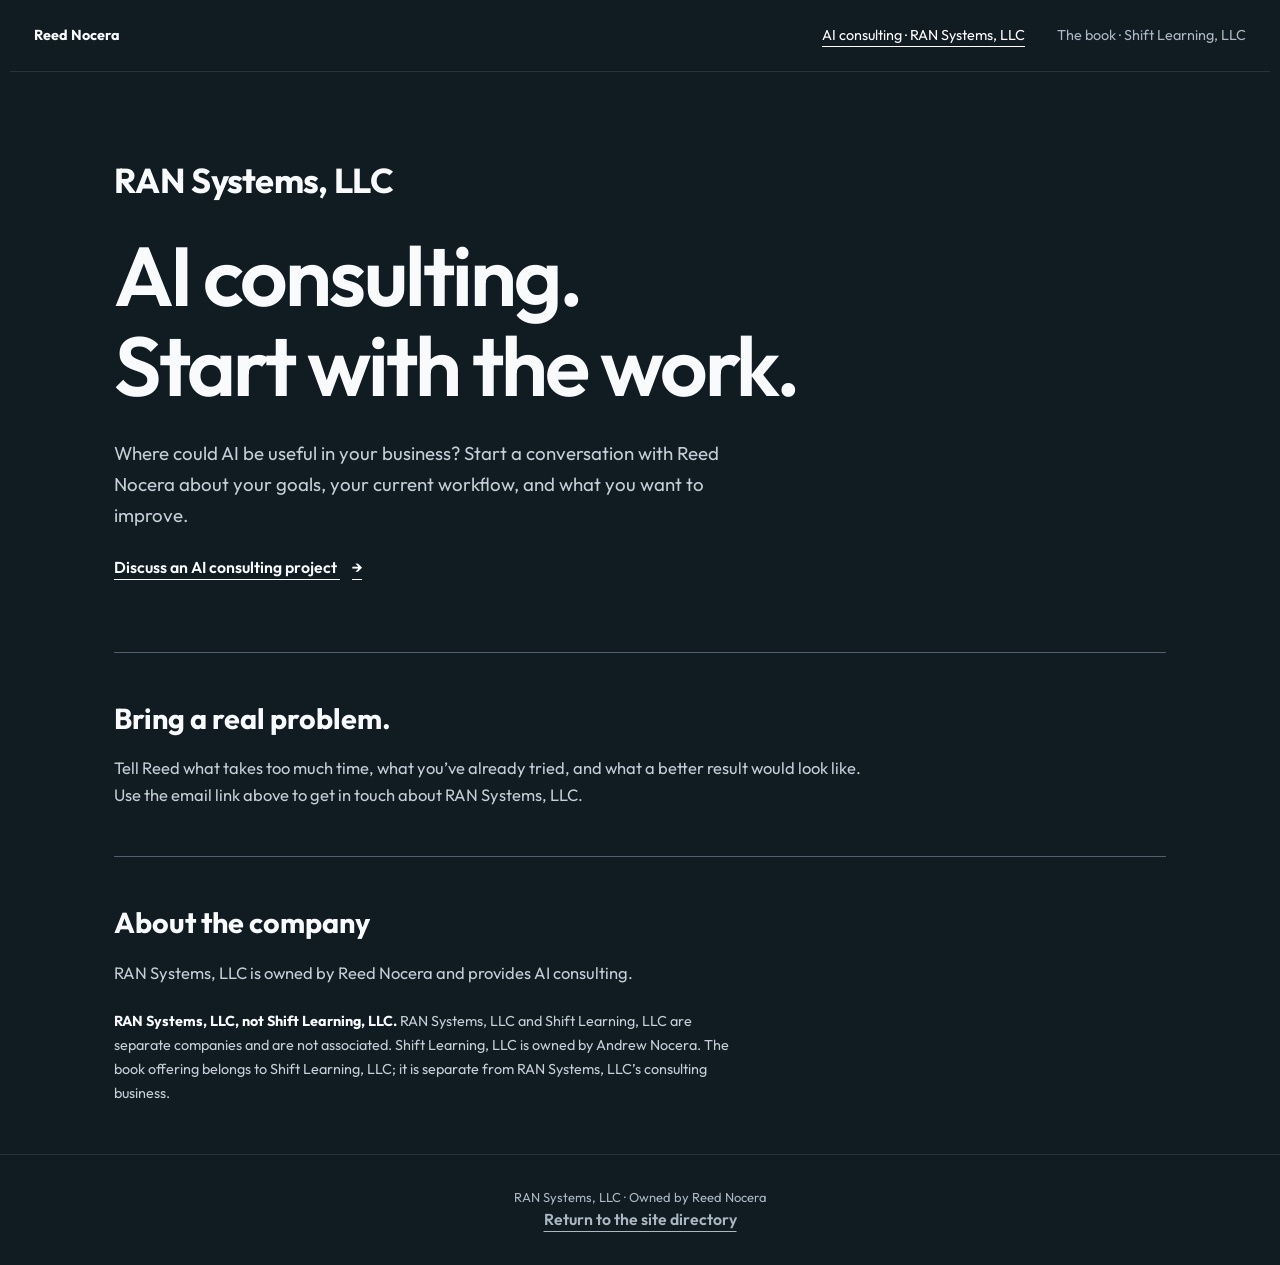
<file: ran-systems/index.html>
<!DOCTYPE html>
<html lang="en">
<head>
<meta charset="UTF-8"><meta name="viewport" content="width=device-width, initial-scale=1.0">
<title>RAN Systems, LLC | AI Consulting by Reed Nocera</title><meta name="description" content="RAN Systems, LLC is Reed Nocera’s AI consulting business. Separate from and not associated with Shift Learning, LLC.">
<link rel="preconnect" href="https://fonts.googleapis.com"><link rel="preconnect" href="https://fonts.gstatic.com" crossorigin>
<link href="https://fonts.googleapis.com/css2?family=Outfit:wght@400;500;600;700;800&display=swap" rel="stylesheet">
<link rel="stylesheet" href="/styles.css">
</head><body class="ran-page">
<nav class="business-nav" aria-label="Site navigation"><a href="/">Reed Nocera</a><a href="/ran-systems/" aria-current="page">AI consulting · RAN Systems, LLC</a><a href="/book/">The book · Shift Learning, LLC</a></nav>
<main class="container ran-main"><header class="ran-intro"><h1>RAN Systems, LLC</h1><p class="ran-lead">AI consulting.<br>Start with the work.</p><p class="directory-summary">Where could AI be useful in your business? Start a conversation with Reed Nocera about your goals, your current workflow, and what you want to improve.</p><a class="directory-link" href="mailto:mail@reednoc.com?subject=RAN%20Systems%20AI%20consulting%20inquiry">Discuss an AI consulting project <span aria-hidden="true">&rarr;</span></a></header>
<section class="ran-contact" aria-labelledby="conversation-heading"><h2 id="conversation-heading">Bring a real problem.</h2><p>Tell Reed what takes too much time, what you’ve already tried, and what a better result would look like. Use the email link above to get in touch about RAN Systems, LLC.</p></section>
<section class="company-statement" aria-labelledby="company-heading"><h2 id="company-heading">About the company</h2><p>RAN Systems, LLC is owned by Reed Nocera and provides AI consulting.</p><p class="company-disclaimer"><strong>RAN Systems, LLC, not Shift Learning, LLC.</strong> RAN Systems, LLC and Shift Learning, LLC are separate companies and are not associated. Shift Learning, LLC is owned by Andrew Nocera. The book offering belongs to Shift Learning, LLC; it is separate from RAN Systems, LLC’s consulting business.</p></section></main><footer class="site-footer"><p>RAN Systems, LLC · Owned by Reed Nocera</p><a class="directory-link" href="/">Return to the site directory</a></footer></body></html>
</file>
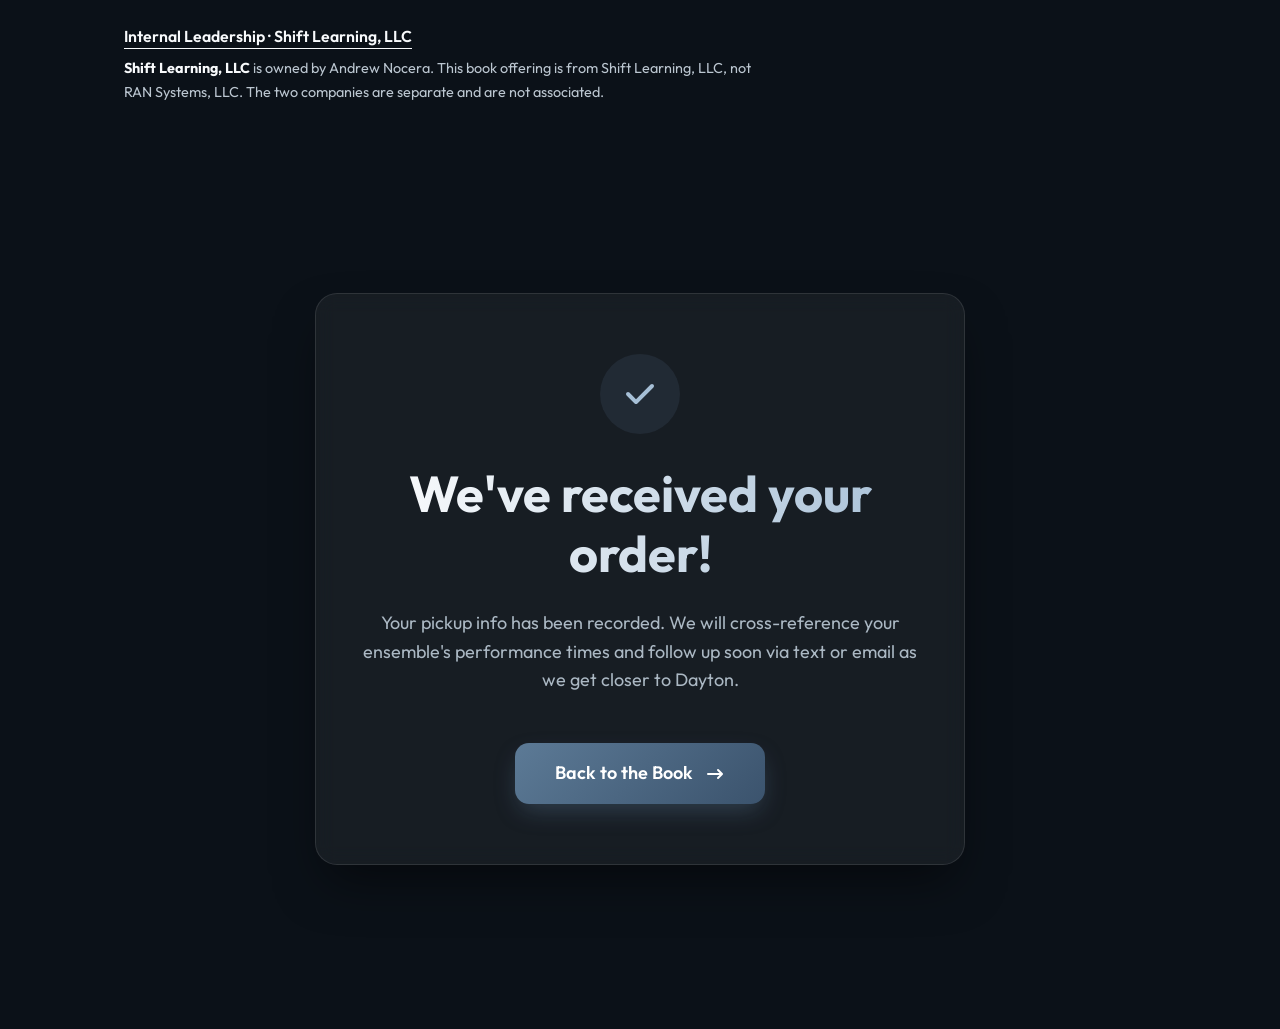
<file: success/index.html>
<!DOCTYPE html>
<html lang="en">
<head>
    <meta charset="UTF-8">
    <meta name="viewport" content="width=device-width, initial-scale=1.0">
    <title>Success | Reed Nocera</title>
    <!-- Google Fonts -->
    <link rel="preconnect" href="https://fonts.googleapis.com">
    <link rel="preconnect" href="https://fonts.gstatic.com" crossorigin>
    <link href="https://fonts.googleapis.com/css2?family=Outfit:wght@300;400;500;600;700;800&family=Playfair+Display:ital,wght@0,600;1,600&display=swap" rel="stylesheet">
    <link rel="stylesheet" href="../styles.css">
    <style>
        body {
            background: #0B1118;
        }
        .success-page {
            min-height: 100vh;
            display: flex;
            align-items: center;
            justify-content: center;
            padding: 24px;
            text-align: center;
        }
        .success-card {
            background: var(--surface-color);
            border: 1px solid var(--surface-border);
            border-radius: var(--radius-lg);
            padding: 60px 40px;
            max-width: 650px;
            backdrop-filter: blur(10px);
            box-shadow: 0 25px 50px -12px rgba(0, 0, 0, 0.5);
            animation: fadeInUp 0.8s ease forwards;
        }
        .success-icon {
            width: 80px;
            height: 80px;
            background: rgba(92, 122, 150, 0.15);
            color: #A6BFD6;
            border-radius: 50%;
            display: flex;
            align-items: center;
            justify-content: center;
            margin: 0 auto 30px;
        }
        .success-icon svg {
            width: 40px;
            height: 40px;
        }
        .success-card h1 {
            font-size: clamp(2.5rem, 5vw, 3.5rem);
            margin-bottom: 24px;
            background: linear-gradient(to right, #ffffff, #A6BFD6);
            -webkit-background-clip: text;
            background-clip: text;
            -webkit-text-fill-color: transparent;
            font-family: var(--font-heading);
            font-weight: 700;
        }
        .success-card p {
            font-size: 1.25rem;
            color: var(--text-secondary);
            margin-bottom: 48px;
            line-height: 1.6;
        }
        .btn-home {
            display: inline-flex;
            align-items: center;
            justify-content: center;
            gap: 12px;
            background: linear-gradient(135deg, var(--accent-start), var(--accent-end));
            color: white;
            font-size: 1.25rem;
            font-weight: 600;
            padding: 16px 40px;
            border-radius: var(--radius-md);
            box-shadow: 0 10px 25px -5px rgba(92, 122, 150, 0.4);
            transition: var(--transition);
            text-decoration: none;
        }
        .btn-home:hover {
            transform: translateY(-2px);
            box-shadow: 0 15px 35px -5px rgba(92, 122, 150, 0.6);
        }
        .btn-home::before {
            content: '';
            position: absolute;
            top: 0;
            left: -100%;
            width: 100%;
            height: 100%;
            background: linear-gradient(90deg, transparent, rgba(255, 255, 255, 0.2), transparent);
            transition: left 0.5s ease;
        }
        .btn-home:hover::before {
            left: 100%;
        }
        .btn-home {
            position: relative;
            overflow: hidden;
        }
    </style>
</head>
<body>
<div class="company-banner container"><a class="directory-link" href="/book/">Internal Leadership · Shift Learning, LLC</a><p class="company-disclaimer"><strong>Shift Learning, LLC</strong> is owned by Andrew Nocera. This book offering is from Shift Learning, LLC, not RAN Systems, LLC. The two companies are separate and are not associated.</p></div>
    <div class="success-page">
        <div class="success-card">
            <div class="success-icon">
                <!-- Check Icon -->
                <svg viewBox="0 0 20 20" fill="currentColor">
                    <path fill-rule="evenodd" d="M16.707 5.293a1 1 0 010 1.414l-8 8a1 1 0 01-1.414 0l-4-4a1 1 0 011.414-1.414L8 12.586l7.293-7.293a1 1 0 011.414 0z" clip-rule="evenodd" />
                </svg>
            </div>
            <h1>We've received your order!</h1>
            <p>Your pickup info has been recorded. We will cross-reference your ensemble's performance times and follow up soon via text or email as we get closer to Dayton.</p>
            <a href="/book/" class="btn-home">
                Back to the Book
                <svg style="width: 20px; height: 20px;" viewBox="0 0 20 20" fill="currentColor">
                    <path fill-rule="evenodd" d="M12.293 5.293a1 1 0 011.414 0l4 4a1 1 0 010 1.414l-4 4a1 1 0 01-1.414-1.414L14.586 11H3a1 1 0 110-2h11.586l-2.293-2.293a1 1 0 010-1.414z" clip-rule="evenodd" />
                </svg>
            </a>
        </div>
    </div>
</body>
</html>
</file>
<file: styles.css>
:root {
    --bg-color: #0B1118;
    --surface-color: rgba(255, 255, 255, 0.05);
    --surface-border: rgba(255, 255, 255, 0.1);
    --text-primary: #F8FAFC;
    --text-secondary: #ABB8C3;
    --accent-start: #5C7A96;
    --accent-end: #3B536D;
    --font-heading: 'Outfit', sans-serif;
    --font-body: 'Outfit', sans-serif;
    --font-serif: 'Playfair Display', serif;
    --radius-sm: 7px;
    --radius-md: 14px;
    --radius-lg: 22px;
    --transition: 0.3s cubic-bezier(0.4, 0, 0.2, 1);
}

html {
    font-size: 90%;
}

* {
    margin: 0;
    padding: 0;
    box-sizing: border-box;
}

body {
    background: radial-gradient(circle at 50% 0%, #1c2d3d 0%, #0B1118 100%);
    background-attachment: fixed;
    color: var(--text-primary);
    font-family: var(--font-body);
    line-height: 1.6;
    overflow-x: hidden;
    -webkit-font-smoothing: antialiased;
}

h1,
h2,
h3,
h4 {
    font-family: var(--font-heading);
    font-weight: 700;
    line-height: 1.2;
}

a {
    color: inherit;
    text-decoration: none;
}

.container {
    width: 100%;
    max-width: 1080px;
    margin: 0 auto;
    padding: 0 24px;
}

.container-wide {
    max-width: 1260px;
}

/* Animations */
@keyframes fadeInUp {
    from {
        opacity: 0;
        transform: translateY(30px);
    }

    to {
        opacity: 1;
        transform: translateY(0);
    }
}

.animate-fade-up {
    animation: fadeInUp 0.8s ease forwards;
    opacity: 0;
}

/* --- Hero Section --- */
.hero-section {
    min-height: 100vh;
    display: flex;
    align-items: center;
    padding: 90px 0;
    position: relative;
    overflow: hidden;
    /* Removed individual background to use global body gradient */
}

/* Background gradient effect */
.hero-section::before {
    content: '';
    position: absolute;
    top: -20%;
    right: -10%;
    width: 60%;
    height: 80%;
    background: radial-gradient(circle, rgba(92, 122, 150, 0.15) 0%, rgba(31, 48, 65, 0) 70%);
    filter: blur(100px);
    z-index: 0;
}

.hero-container {
    display: grid;
    grid-template-columns: 1fr 1fr;
    gap: 58px;
    align-items: center;
    position: relative;
    z-index: 1;
}

.hero-image-wrapper {
    position: relative;
    border-radius: var(--radius-lg);
    z-index: 2;
    transform: perspective(1000px) rotateY(5deg) rotateX(2deg);
    transition: transform 0.5s ease;
}

.hero-image-wrapper:hover {
    transform: perspective(1000px) rotateY(0deg) rotateX(0deg);
}

.book-cover {
    width: 100%;
    max-width: 450px;
    display: block;
    margin: 0 auto;
    border-radius: var(--radius-md);
    box-shadow: 0 25px 50px -12px rgba(0, 0, 0, 0.5), 0 0 0 1px rgba(255, 255, 255, 0.1);
    background-color: #1e293b;
    position: relative;
    z-index: 2;
}

.glow-effect {
    position: absolute;
    top: 50%;
    left: 50%;
    transform: translate(-50%, -50%);
    width: 80%;
    height: 90%;
    background: linear-gradient(135deg, var(--accent-start), var(--accent-end));
    filter: blur(60px);
    opacity: 0.4;
    z-index: 1;
}

.hero-content {
    animation: fadeInUp 1s ease 0.2s forwards;
    opacity: 0;
}

.badge {
    display: inline-block;
    background: rgba(92, 122, 150, 0.2);
    color: #A6BFD6;
    padding: 6px 16px;
    border-radius: 100px;
    font-size: 0.875rem;
    font-weight: 600;
    margin-bottom: 24px;
    border: 1px solid rgba(166, 191, 214, 0.3);
    letter-spacing: 0.5px;
    text-transform: uppercase;
}

.book-title {
    font-size: clamp(3rem, 5vw, 4.5rem);
    letter-spacing: -1px;
    margin-bottom: 12px;
    background: linear-gradient(to right, #ffffff, #A6BFD6);
    -webkit-background-clip: text;
    background-clip: text;
    -webkit-text-fill-color: transparent;
}

.book-subtitle {
    font-size: clamp(1.5rem, 2vw, 1.75rem);
    color: var(--text-secondary);
    font-weight: 400;
    margin-bottom: 32px;
    max-width: 500px;
}

.pricing-container {
    display: flex;
    align-items: baseline;
    gap: 12px;
    margin-bottom: 24px;
}

.price-strikethrough {
    font-size: 1.5rem;
    color: #ef4444;
    /* Subtle red to indicate discount */
    text-decoration: line-through;
    opacity: 0.8;
}

.price {
    font-size: 2.5rem;
    font-weight: 700;
    color: white;
}

.currency {
    color: var(--text-secondary);
    font-size: 1.25rem;
    font-weight: 500;
}

.description {
    font-size: 1.25rem;
    color: var(--text-secondary);
    margin-bottom: 32px;
    max-width: 500px;
}

.shipping-info {
    display: flex;
    align-items: center;
    gap: 8px;
    font-size: 1.1rem;
    color: #cbd5e1;
    margin-bottom: 32px;
}

.check-icon {
    width: 20px;
    height: 20px;
    color: #10b981;
}

.cta-container {
    display: inline-flex;
    flex-direction: column;
    gap: 12px;
}

.btn-primary {
    display: inline-flex;
    align-items: center;
    justify-content: center;
    gap: 12px;
    background: linear-gradient(135deg, var(--accent-start), var(--accent-end));
    color: white;
    font-size: 1.25rem;
    font-weight: 600;
    padding: 16px 36px;
    border-radius: var(--radius-md);
    box-shadow: 0 10px 25px -5px rgba(92, 122, 150, 0.4);
    transition: var(--transition);
    position: relative;
    overflow: hidden;
    cursor: pointer;
}

.btn-primary::before {
    content: '';
    position: absolute;
    top: 0;
    left: -100%;
    width: 100%;
    height: 100%;
    background: linear-gradient(90deg, transparent, rgba(255, 255, 255, 0.2), transparent);
    transition: left 0.5s ease;
}

.btn-primary:hover {
    transform: translateY(-2px);
    box-shadow: 0 15px 35px -5px rgba(92, 122, 150, 0.6);
}

.btn-primary:hover::before {
    left: 100%;
}

.arrow-icon {
    width: 20px;
    height: 20px;
    transition: transform 0.3s;
}

.btn-primary:hover .arrow-icon {
    transform: translateX(4px);
}

.btn-secondary {
    display: inline-flex;
    align-items: center;
    justify-content: center;
    gap: 12px;
    background: transparent;
    color: white;
    font-size: 1.25rem;
    font-weight: 600;
    padding: 16px 36px;
    border-radius: var(--radius-md);
    border: 2px solid rgba(255, 255, 255, 0.1);
    transition: var(--transition);
    text-decoration: none;
    cursor: pointer;
}

.btn-secondary:hover {
    background: rgba(255, 255, 255, 0.05);
    border-color: rgba(255, 255, 255, 0.2);
    transform: translateY(-2px);
}

.btn-large {
    padding: 20px 48px;
    font-size: 1.4rem;
}

.trust-badges {
    display: flex;
    align-items: center;
    justify-content: center;
    gap: 8px;
    font-size: 1rem;
    color: var(--text-secondary);
    margin-top: 8px;
    opacity: 0.8;
}

.lock-icon {
    width: 16px;
    height: 16px;
    color: #4ade80;
    /* A soft trust-inducing green */
}

/* --- Concepts Section --- */
.concepts-section {
    padding: 90px 0 28px;
    /* Reduced bottom padding to close gap */
}

.section-title {
    text-align: center;
    font-size: clamp(3rem, 5vw, 4rem);
    margin-bottom: 80px;
    color: white;
}

.concepts-grid {
    display: grid;
    grid-template-columns: repeat(auto-fit, minmax(300px, 1fr));
    gap: 32px;
}

.concept-card {
    background: var(--surface-color);
    border: 1px solid var(--surface-border);
    border-radius: var(--radius-lg);
    padding: 50px 36px;
    backdrop-filter: blur(10px);
    transition: var(--transition);
    height: 100%;
    text-align: center;
    display: flex;
    flex-direction: column;
    align-items: center;
}

.concept-card:hover {
    transform: translateY(-8px);
    background: rgba(255, 255, 255, 0.08);
    border-color: rgba(255, 255, 255, 0.2);
    box-shadow: 0 20px 40px rgba(0, 0, 0, 0.3);
}

.card-icon {
    width: 80px;
    height: 80px;
    background: rgba(92, 122, 150, 0.15);
    border-radius: var(--radius-md);
    display: flex;
    align-items: center;
    justify-content: center;
    margin-bottom: 32px;
    color: #A6BFD6;
}

.card-icon svg {
    width: 40px;
    height: 40px;
}

.concept-card h3 {
    font-size: 2.25rem;
    margin-bottom: 12px;
    color: white;
    line-height: 1.2;
}

.concept-benefit {
    font-size: 1.5rem;
    font-weight: 600;
    color: #A6BFD6;
    margin-bottom: 24px;
}

.concept-card p {
    color: var(--text-secondary);
    font-size: 1.35rem;
    line-height: 1.6;
}

/* --- Author Section --- */
.author-section {
    padding: 108px 0;
    position: relative;
}

.author-card {
    background: var(--surface-color);
    border: 1px solid var(--surface-border);
    border-radius: var(--radius-lg);
    padding: 58px;
    backdrop-filter: blur(10px);
}

.author-title {
    font-size: clamp(2.5rem, 5vw, 4rem);
    margin-bottom: 40px;
    color: white;
    text-align: center;
}

.author-sidebar-float {
    float: left;
    width: 350px;
    margin-right: 48px;
    margin-bottom: 24px;
    display: flex;
    flex-direction: column;
    align-items: center;
    gap: 24px;
}

.author-image-wrapper {
    width: 100%;
    aspect-ratio: 4 / 5;
    border-radius: var(--radius-md);
    overflow: hidden;
    position: relative;
}

.author-image-wrapper::after {
    content: '';
    position: absolute;
    inset: 0;
    box-shadow: inset 0 0 0 1px rgba(255, 255, 255, 0.1);
    border-radius: var(--radius-md);
}

.author-photo {
    width: 100%;
    height: 100%;
    object-fit: cover;
    filter: grayscale(20%) contrast(1.1);
    transition: var(--transition);
}

.author-card:hover .author-photo {
    filter: grayscale(0%) contrast(1);
    transform: scale(1.02);
}

.social-links {
    display: flex;
    gap: 24px;
}

.social-icon {
    width: 72px;
    height: 72px;
    display: flex;
    align-items: center;
    justify-content: center;
    background: rgba(255, 255, 255, 0.05);
    border: 1px solid var(--surface-border);
    border-radius: 50%;
    color: var(--text-secondary);
    transition: var(--transition);
}

.social-icon:hover {
    background: white;
    color: var(--bg-color);
    transform: translateY(-3px);
}

.social-icon svg {
    width: 36px;
    height: 36px;
}

.author-bio>p:first-of-type {
    margin-top: 8%;
    /* Push first paragraph down alongside the float */
}

.author-bio p {
    font-size: 1.2rem;
    color: var(--text-secondary);
    margin-bottom: 20px;
}

/* Clearfix for floated content */
.author-bio::after {
    content: "";
    display: table;
    clear: both;
}

.author-bio strong {
    color: white;
}

.author-bio em {
    font-family: var(--font-serif);
    color: white;
    font-style: italic;
    font-weight: 500;
}

/* --- Final CTA Section --- */
.final-cta-section {
    padding: 90px 0;
    border-top: 1px solid var(--surface-border);
}

.final-cta-title {
    font-size: clamp(2rem, 4vw, 3rem);
    margin-bottom: 40px;
    color: white;
}

.text-center {
    text-align: center;
}

.checkout-note-bottom {
    margin-top: 24px;
    font-size: 0.9rem;
    color: var(--text-secondary);
}

/* --- Sticky Mobile CTA --- */
.mobile-sticky-cta {
    position: fixed;
    bottom: 0;
    left: 0;
    width: 100%;
    padding: 16px;
    background: rgba(31, 48, 65, 0.95);
    backdrop-filter: blur(10px);
    border-top: 1px solid var(--surface-border);
    z-index: 100;
    transform: translateY(100%);
    transition: transform 0.3s cubic-bezier(0.4, 0, 0.2, 1);
    display: none;
    /* Hidden by default on desktop, shown via media query and JS */
}

.mobile-sticky-cta.visible {
    transform: translateY(0);
}

.btn-full {
    width: 100%;
    display: flex;
    justify-content: center;
}

/* --- Footer --- */
.site-footer {
    text-align: center;
    padding: 32px 0;
    border-top: 1px solid var(--surface-border);
    color: var(--text-secondary);
    font-size: 0.9rem;
}

/* --- Responsive --- */
@media (max-width: 992px) {
    .hero-container {
        grid-template-columns: 1fr;
        text-align: center;
        gap: 48px;
    }

    .hero-image-wrapper {
        max-width: 350px;
        margin: 0 auto;
        transform: none !important;
    }

    .hero-content {
        display: flex;
        flex-direction: column;
        align-items: center;
    }

    .book-subtitle,
    .description {
        margin-left: auto;
        margin-right: auto;
    }

    .author-sidebar-float {
        float: none;
        width: 100%;
        max-width: 350px;
        margin: 0 auto 40px auto;
    }
}


/* --- The Three Roles Section --- */
.roles-section {
    padding: 28px 0 108px;
    /* Reduced top padding to close gap */
    position: relative;
}

.roles-header {
    text-align: center;
    max-width: 700px;
    margin: 0 auto 80px;
}

.roles-grid {
    display: grid;
    grid-template-columns: repeat(3, 1fr);
    gap: 32px;
}

.role-card {
    background: var(--surface-color);
    border: 1px solid var(--surface-border);
    border-radius: var(--radius-lg);
    padding: 42px 32px;
    backdrop-filter: blur(10px);
    transition: var(--transition);
    text-align: center;
    position: relative;
    overflow: hidden;
    display: flex;
    flex-direction: column;
    align-items: center;
}

.role-card::before {
    content: '';
    position: absolute;
    top: 0;
    left: 0;
    right: 0;
    height: 4px;
    background: linear-gradient(90deg, var(--accent-start), var(--accent-end));
    opacity: 0;
    transition: var(--transition);
}

.role-card:hover {
    transform: translateY(-8px);
    background: rgba(255, 255, 255, 0.08);
    border-color: rgba(255, 255, 255, 0.2);
    box-shadow: 0 20px 40px rgba(0, 0, 0, 0.3);
}

.role-card:hover::before {
    opacity: 1;
}

.role-icon {
    width: 80px;
    height: 80px;
    background: rgba(92, 122, 150, 0.15);
    border-radius: 50%;
    display: flex;
    align-items: center;
    justify-content: center;
    margin-bottom: 28px;
    color: #A6BFD6;
    flex-shrink: 0;
}

.role-icon svg {
    width: 40px;
    height: 40px;
}

.role-title {
    font-size: 1.75rem;
    color: white;
    margin-bottom: 8px;
}

.role-function {
    font-size: 1.15rem;
    font-weight: 600;
    color: #A6BFD6;
    text-transform: uppercase;
    letter-spacing: 1px;
    margin-bottom: 20px;
}

.role-card p {
    font-size: 1.15rem;
    color: var(--text-secondary);
    line-height: 1.7;
}

@media (max-width: 992px) {
    .roles-grid {
        grid-template-columns: 1fr;
        max-width: 500px;
        margin: 0 auto;
    }
}

@media (max-width: 768px) {
    .concepts-grid {
        grid-template-columns: 1fr;
    }

    .hero-section {
        padding: 80px 0 60px;
    }

    .mobile-sticky-cta {
        display: block;
    }

    /* Add padding to footer to ensure sticky doesn't cover content at very bottom */
    .site-footer {
        padding-bottom: 100px;
    }
}

/* --- Dayton Popup --- */
.dayton-popup {
    position: fixed;
    bottom: 24px;
    right: 24px;
    background: var(--surface-color);
    border: 1px solid var(--surface-border);
    border-radius: var(--radius-lg);
    padding: 24px;
    width: calc(100% - 48px);
    max-width: 350px;
    backdrop-filter: blur(15px);
    box-shadow: 0 25px 50px -12px rgba(0, 0, 0, 0.6), 0 0 0 1px rgba(255, 255, 255, 0.1);
    z-index: 1000;
    display: none;
    transform: translateY(30px);
    opacity: 0;
}
.dayton-popup.show {
    display: block;
    animation: fadeInUp 0.5s ease forwards;
}
.dayton-popup-content {
    position: relative;
    display: flex;
    flex-direction: column;
    align-items: center;
    text-align: center;
}
.close-popup {
    position: absolute;
    top: -12px;
    right: -12px;
    background: transparent;
    border: none;
    color: var(--text-secondary);
    font-size: 1.5rem;
    cursor: pointer;
    transition: var(--transition);
    width: 24px;
    height: 24px;
    display: flex;
    align-items: center;
    justify-content: center;
    border-radius: 50%;
}
.close-popup:hover {
    color: white;
    background: rgba(255, 255, 255, 0.1);
}
.popup-icon {
    width: 48px;
    height: 48px;
    background: rgba(92, 122, 150, 0.15);
    color: #A6BFD6;
    border-radius: 50%;
    display: flex;
    align-items: center;
    justify-content: center;
    margin-bottom: 16px;
}
.popup-icon svg {
    width: 24px;
    height: 24px;
}

@media (max-width: 768px) {
    .dayton-popup {
        bottom: 90px;
        left: 24px;
        right: 24px;
        max-width: none;
    }
}
/* Separate business destinations */
.business-nav { max-width: 1260px; margin: auto; padding: 24px; display: flex; flex-wrap: wrap; gap: 16px 32px; align-items: center; border-bottom: 1px solid var(--surface-border); }
.business-nav a { color: var(--text-secondary); font-size: 1rem; }
.business-nav a:first-child { margin-right: auto; font-weight: 700; color: var(--text-primary); }
.business-nav a:hover, .business-nav a[aria-current="page"] { color: white; text-decoration: underline; text-underline-offset: 6px; }
a:focus-visible, button:focus-visible { outline: 3px solid #b9d8f1; outline-offset: 6px; }
::selection { background: #b9d8f1; color: #0b1118; }
.company-disclaimer { font-size: 1rem; line-height: 1.65; color: #bbc6d0; max-width: 72ch; }
.company-disclaimer strong { color: #f8fafc; }
.company-banner { padding-top: 24px; padding-bottom: 24px; }
.company-banner .company-disclaimer { margin-top: 8px; }
.site-footer .company-disclaimer { margin: 0 auto; padding: 0 24px; }
.directory-main { max-width: 1160px; }
.directory-intro { padding: 64px 0 48px; }
.directory-intro h1 { font-size: clamp(2.7rem, 6vw, 4.8rem); letter-spacing: -.03em; margin-bottom: 16px; }
.directory-intro p { color: var(--text-secondary); font-size: 1.35rem; }
.directory-book { display: grid; grid-template-columns: 260px 1fr; gap: 64px; align-items: center; padding: 24px 0 64px; }
.directory-cover img { display: block; width: 100%; height: auto; }
.directory-book h2, .directory-consulting h2 { font-size: clamp(2rem, 4vw, 3.2rem); letter-spacing: -.025em; }
.directory-summary { font-size: 1.3rem; line-height: 1.65; max-width: 55ch; margin: 20px 0 24px; color: #c5ced7; }
.directory-link { display: inline-block; font-size: 1.1rem; font-weight: 600; text-decoration: underline; text-underline-offset: 6px; }
.directory-link:hover { color: #b9d8f1; }
.directory-link span { margin-left: 12px; }
.directory-book .company-disclaimer { margin-top: 32px; }
.directory-consulting { border-top: 1px solid #526070; padding: 64px 0; display: grid; grid-template-columns: 1.5fr 1fr; gap: 64px; align-items: end; }
.ran-page { background: #101b22; }
.ran-main { max-width: 1100px; }
.ran-intro { padding: 88px 0 72px; }
.ran-intro h1 { font-size: clamp(1.7rem, 3vw, 2.4rem); letter-spacing: -.02em; }
.ran-lead { font-size: clamp(3rem, 7vw, 5.8rem); line-height: 1.08; font-weight: 600; letter-spacing: -.035em; margin: 28px 0; }
.ran-contact, .company-statement { border-top: 1px solid #526070; padding: 48px 0; }
.ran-contact h2, .company-statement h2 { font-size: 2rem; margin-bottom: 20px; }
.ran-contact p, .company-statement p { max-width: 70ch; font-size: 1.15rem; color: #c5ced7; }
.company-statement .company-disclaimer { margin-top: 24px; font-size: 1rem; }
@media (max-width: 640px) {
 .business-nav { gap: 12px 20px; padding: 20px 24px; }
 .business-nav a:first-child { flex-basis: 100%; }
 .directory-intro { padding: 40px 0 32px; }
 .directory-book { grid-template-columns: 1fr; gap: 28px; padding-bottom: 40px; }
 .directory-cover { max-width: 180px; }
 .directory-consulting { grid-template-columns: 1fr; gap: 32px; padding: 40px 0; }
 .ran-intro { padding: 48px 0; }
 .ran-contact, .company-statement { padding: 32px 0; }
}
@media (prefers-reduced-motion: reduce) {
 *, *::before, *::after { animation-duration: .01ms !important; animation-delay: 0ms !important; transition-duration: .01ms !important; scroll-behavior: auto !important; }
}

.directory-consulting + .directory-book { border-top: 1px solid #526070; padding-top: 64px; }
@media (max-width: 640px) { .directory-consulting + .directory-book { padding-top: 40px; } }
</file>
